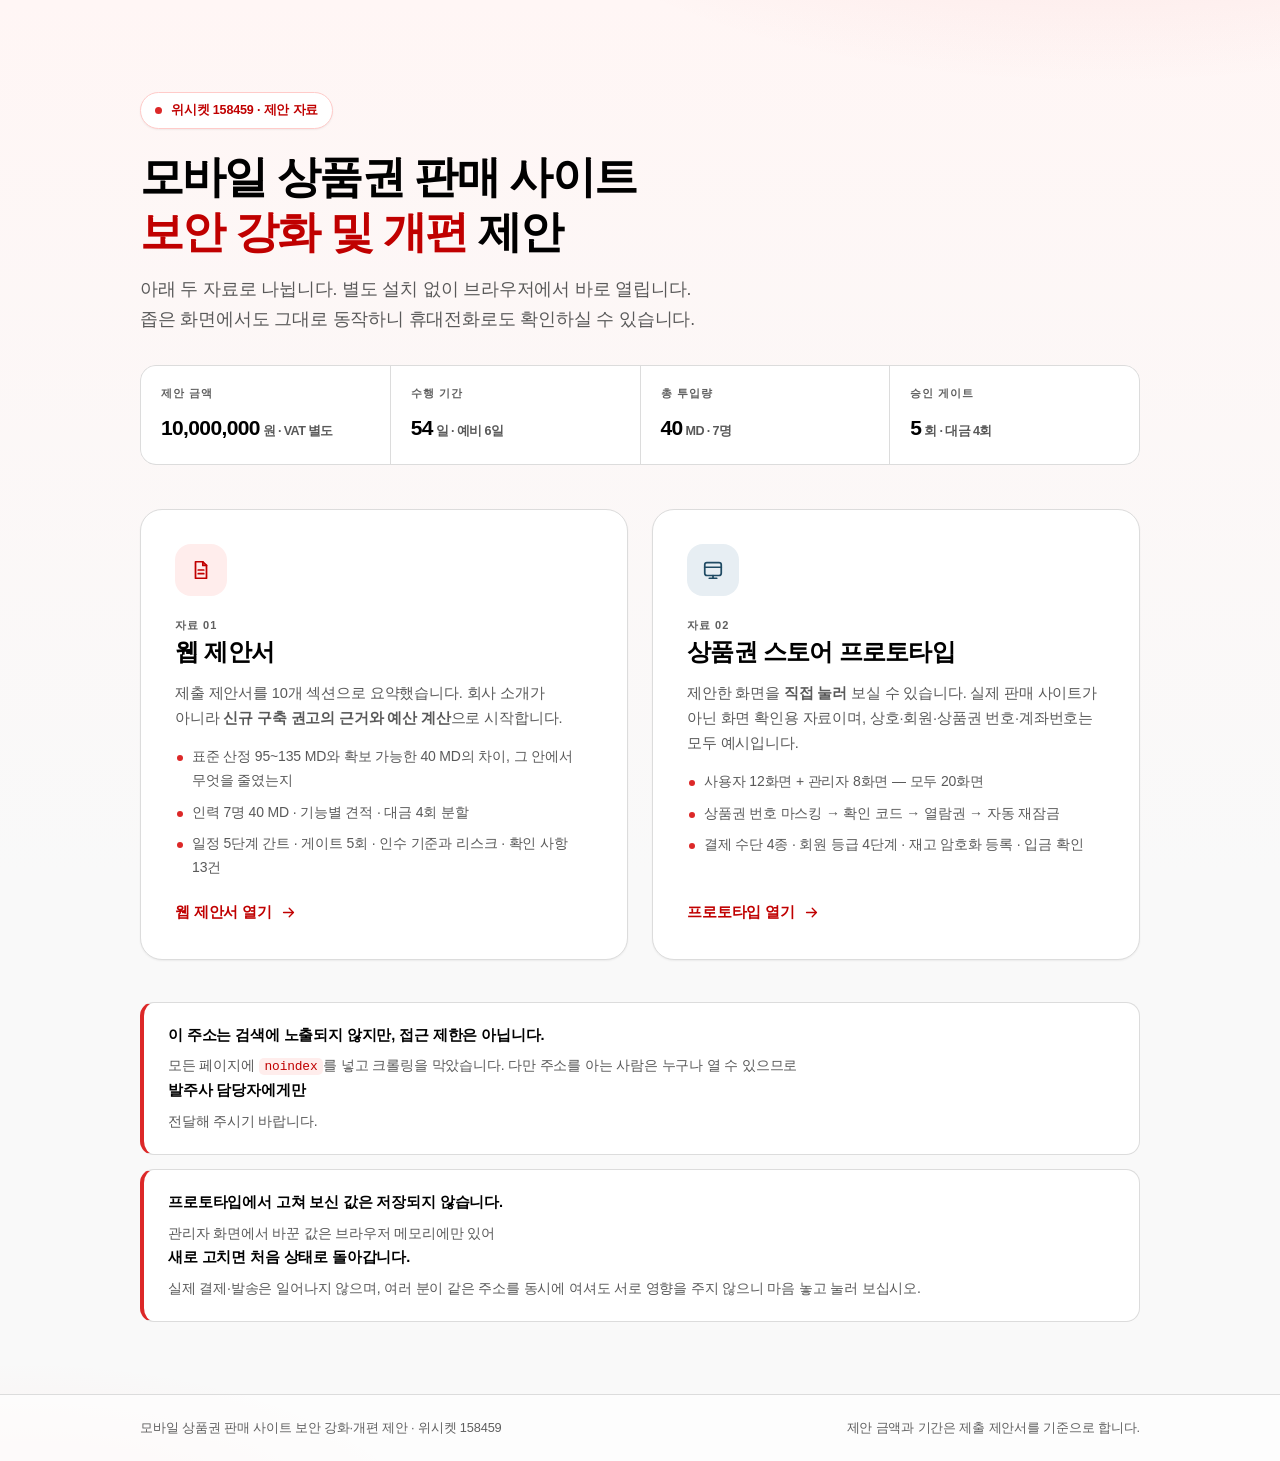
<file: index.html>
<!DOCTYPE html>
<html lang="ko">
<head>
<meta charset="utf-8">
<meta name="viewport" content="width=device-width, initial-scale=1">
<title>모바일 상품권 판매 사이트 보안 강화·개편 — 제안 자료 (위시켓 158459)</title>
<meta name="robots" content="noindex, nofollow">
<meta name="description" content="위시켓 158459 제안 자료 — 웹 제안서와 상품권 스토어 프로토타입.">
<meta name="color-scheme" content="light">
<link rel="icon" href="favicon.svg" type="image/svg+xml">
<style>
:root{
  --red-700:#DC2828; --red-800:#C00000; --coral:#FF675C; --coral-300:#FF9A92;
  --coral-150:#FFCBC9; --coral-100:#FFEDEC; --coral-50:#FFF6F5;
  --ink-900:#000; --ink-700:#3F3F3F; --ink-600:#595959; --ink-500:#5F5F5F;
  --line:#DCDCDC; --line-soft:#EAEAEA; --surface-1:#F9F9F9; --white:#FFF;
  --f:'Pretendard','Pretendard Variable',-apple-system,BlinkMacSystemFont,
      'Apple SD Gothic Neo','Noto Sans KR','Malgun Gothic',sans-serif;
  --e:cubic-bezier(.16,1,.3,1);
}
*,*::before,*::after{box-sizing:border-box;}
html{-webkit-text-size-adjust:100%; color-scheme:light;}
body{margin:0; min-height:100vh; background:
    radial-gradient(1000px 420px at 86% -12%, rgba(220,40,40,.10), transparent 62%),
    radial-gradient(720px 360px at 2% 108%, rgba(255,103,92,.11), transparent 60%),
    linear-gradient(180deg,var(--coral-50),var(--surface-1) 60%);
  color:var(--ink-700); font-family:var(--f); font-size:16px; line-height:1.7;
  letter-spacing:-.01em; word-break:keep-all; -webkit-font-smoothing:antialiased;
  display:flex; flex-direction:column;}
h1,h2,h3{color:var(--ink-900); margin:0; font-weight:800; letter-spacing:-.03em; line-height:1.25;}
p{margin:0;}
a{color:var(--red-800); text-decoration:none;}
code{font-family:ui-monospace,SFMono-Regular,Menlo,monospace; font-size:.92em;
  background:var(--coral-100); padding:1px 6px; border-radius:5px; color:var(--red-800);}
:focus-visible{outline:3px solid var(--red-700); outline-offset:3px; border-radius:6px;}
.wrap{width:100%; max-width:1080px; margin:0 auto; padding:0 clamp(18px,4vw,40px);}
main{flex:1 0 auto; padding:clamp(44px,8vw,92px) 0 clamp(40px,6vw,72px);}

.eyebrow{display:inline-flex; align-items:center; gap:9px; background:var(--white);
  border:1px solid var(--coral-150); color:var(--red-800); font-size:12.5px; font-weight:800;
  padding:7px 14px; border-radius:999px; box-shadow:0 1px 2px rgba(0,0,0,.06); margin-bottom:20px;}
.eyebrow i{width:7px; height:7px; border-radius:50%; background:var(--red-700); flex:0 0 auto;}
h1{font-size:clamp(26px,4.6vw,44px); letter-spacing:-.04em;}
h1 em{font-style:normal; color:var(--red-800);}
.lead{margin-top:16px; font-size:clamp(15px,1.7vw,17.5px); color:var(--ink-600); max-width:60ch;}

.facts{display:grid; grid-template-columns:repeat(4,minmax(0,1fr)); gap:1px;
  background:var(--line); border:1px solid var(--line); border-radius:16px;
  overflow:hidden; margin:30px 0 clamp(30px,4vw,44px);}
.facts div{background:var(--white); padding:18px 20px;}
.facts span{display:block; font-size:11px; font-weight:800; letter-spacing:.09em;
  color:var(--ink-500); text-transform:uppercase; margin-bottom:8px;}
.facts b{display:block; font-size:clamp(17px,2.1vw,21px); font-weight:800; color:var(--ink-900);
  letter-spacing:-.03em; white-space:nowrap;}
.facts b i{font-style:normal; font-size:.6em; font-weight:700; color:var(--ink-600); margin-left:3px;}

.cards{display:grid; grid-template-columns:repeat(2,minmax(0,1fr)); gap:clamp(16px,2.2vw,24px);}
a.card{display:flex; flex-direction:column; gap:14px; background:var(--white); border:1px solid var(--line);
  border-radius:22px; padding:clamp(24px,3vw,34px); box-shadow:0 1px 2px rgba(0,0,0,.06);
  transition:transform .3s var(--e),box-shadow .3s,border-color .3s; min-height:100%;}
a.card:hover{transform:translateY(-5px); box-shadow:0 18px 48px rgba(0,0,0,.13);
  border-color:var(--coral-150);}
a.card .ic{width:52px; height:52px; border-radius:16px; display:grid; place-items:center;
  background:var(--coral-100); color:var(--red-800); flex:0 0 auto;}
a.card.app .ic{background:#E7EEF3; color:#1F4A63;}
a.card .tag{display:inline-block; font-size:11px; font-weight:800; letter-spacing:.09em;
  color:var(--ink-500); text-transform:uppercase;}
a.card h2{font-size:clamp(19px,2.3vw,24px);}
a.card p{font-size:14.6px; color:var(--ink-600);}
a.card ul{margin:0; padding:0; list-style:none; display:grid; gap:8px;}
a.card li{position:relative; padding-left:17px; font-size:14px; color:var(--ink-600);}
a.card li::before{content:''; position:absolute; left:2px; top:10px; width:6px; height:6px;
  border-radius:50%; background:var(--red-700);}
a.card .go{margin-top:auto; display:inline-flex; align-items:center; gap:8px; font-size:14.5px;
  font-weight:800; color:var(--red-800); padding-top:6px;}
a.card:hover .go svg{transform:translateX(4px);}
a.card .go svg{transition:transform .24s var(--e);}
svg{width:22px; height:22px; fill:none; stroke:currentColor; stroke-width:1.9;
  stroke-linecap:round; stroke-linejoin:round; flex:0 0 auto;}
svg.s{width:17px; height:17px;}

.note{margin-top:clamp(28px,4vw,42px); background:var(--white); border:1px solid var(--line);
  border-left:4px solid var(--red-700); border-radius:14px; padding:20px 24px;}
.note b{display:block; color:var(--ink-900); font-size:14.6px; margin-bottom:7px;}
.note p{font-size:14px; color:var(--ink-600);}
.note + .note{margin-top:14px;}

footer{flex:0 0 auto; border-top:1px solid var(--line); background:rgba(255,255,255,.65);
  padding:22px 0; font-size:12.8px; color:var(--ink-500);}
footer .wrap{display:flex; flex-wrap:wrap; gap:10px 20px; justify-content:space-between;}

@media (max-width:860px){
  .facts{grid-template-columns:repeat(2,minmax(0,1fr));}
  .cards{grid-template-columns:minmax(0,1fr);}
}
@media (max-width:420px){ .facts{grid-template-columns:minmax(0,1fr);} }
@media (prefers-reduced-motion:reduce){ *{transition:none!important;} }
@media print{
  body{background:#fff;}
  a.card{break-inside:avoid; box-shadow:none;}
}
</style>
</head>
<body>

<main>
  <div class="wrap">
    <span class="eyebrow"><i aria-hidden="true"></i>위시켓 158459 · 제안 자료</span>
    <h1>모바일 상품권 판매 사이트<br><em>보안 강화 및 개편</em> 제안</h1>
    <p class="lead">아래 두 자료로 나뉩니다. 별도 설치 없이 브라우저에서 바로 열립니다.
      좁은 화면에서도 그대로 동작하니 휴대전화로도 확인하실 수 있습니다.</p>

    <div class="facts">
      <div><span>제안 금액</span><b>10,000,000<i>원 · VAT 별도</i></b></div>
      <div><span>수행 기간</span><b>54<i>일 · 예비 6일</i></b></div>
      <div><span>총 투입량</span><b>40<i>MD · 7명</i></b></div>
      <div><span>승인 게이트</span><b>5<i>회 · 대금 4회</i></b></div>
    </div>

    <div class="cards">
      <a class="card doc" href="proposal/index.html">
        <span class="ic" aria-hidden="true">
          <svg viewBox="0 0 24 24"><path d="M6 3h8l4 4v14H6z"/><path d="M14 3v4h4"/><path d="M9 12h6M9 16h6"/></svg>
        </span>
        <div>
          <span class="tag">자료 01</span>
          <h2>웹 제안서</h2>
        </div>
        <p>제출 제안서를 10개 섹션으로 요약했습니다. 회사 소개가 아니라
          <b>신규 구축 권고의 근거와 예산 계산</b>으로 시작합니다.</p>
        <ul>
          <li>표준 산정 95~135 MD와 확보 가능한 40 MD의 차이, 그 안에서 무엇을 줄였는지</li>
          <li>인력 7명 40 MD · 기능별 견적 · 대금 4회 분할</li>
          <li>일정 5단계 간트 · 게이트 5회 · 인수 기준과 리스크 · 확인 사항 13건</li>
        </ul>
        <span class="go">웹 제안서 열기 <svg class="s" viewBox="0 0 24 24"><path d="M5 12h14M13 6l6 6-6 6"/></svg></span>
      </a>

      <a class="card app" href="prototype/index.html">
        <span class="ic" aria-hidden="true">
          <svg viewBox="0 0 24 24"><rect x="3" y="4" width="18" height="14" rx="2.4"/><path d="M3 9h18"/><path d="M8 21h8"/><path d="M12 18v3"/></svg>
        </span>
        <div>
          <span class="tag">자료 02</span>
          <h2>상품권 스토어 프로토타입</h2>
        </div>
        <p>제안한 화면을 <b>직접 눌러</b> 보실 수 있습니다. 실제 판매 사이트가 아닌 화면 확인용 자료이며,
          상호·회원·상품권 번호·계좌번호는 모두 예시입니다.</p>
        <ul>
          <li>사용자 12화면 + 관리자 8화면 — 모두 20화면</li>
          <li>상품권 번호 마스킹 → 확인 코드 → 열람권 → 자동 재잠금</li>
          <li>결제 수단 4종 · 회원 등급 4단계 · 재고 암호화 등록 · 입금 확인</li>
        </ul>
        <span class="go">프로토타입 열기 <svg class="s" viewBox="0 0 24 24"><path d="M5 12h14M13 6l6 6-6 6"/></svg></span>
      </a>
    </div>

    <div class="note">
      <b>이 주소는 검색에 노출되지 않지만, 접근 제한은 아닙니다.</b>
      <p>모든 페이지에 <code>noindex</code>를 넣고 크롤링을 막았습니다. 다만 주소를 아는 사람은 누구나 열 수 있으므로
        <b>발주사 담당자에게만</b> 전달해 주시기 바랍니다.</p>
    </div>

    <div class="note">
      <b>프로토타입에서 고쳐 보신 값은 저장되지 않습니다.</b>
      <p>관리자 화면에서 바꾼 값은 브라우저 메모리에만 있어 <b>새로 고치면 처음 상태로 돌아갑니다.</b>
        실제 결제·발송은 일어나지 않으며, 여러 분이 같은 주소를 동시에 여셔도 서로 영향을 주지 않으니
        마음 놓고 눌러 보십시오.</p>
    </div>
  </div>
</main>

<footer>
  <div class="wrap">
    <span>모바일 상품권 판매 사이트 보안 강화·개편 제안 · 위시켓 158459</span>
    <span>제안 금액과 기간은 제출 제안서를 기준으로 합니다.</span>
  </div>
</footer>

</body>
</html>
</file>
